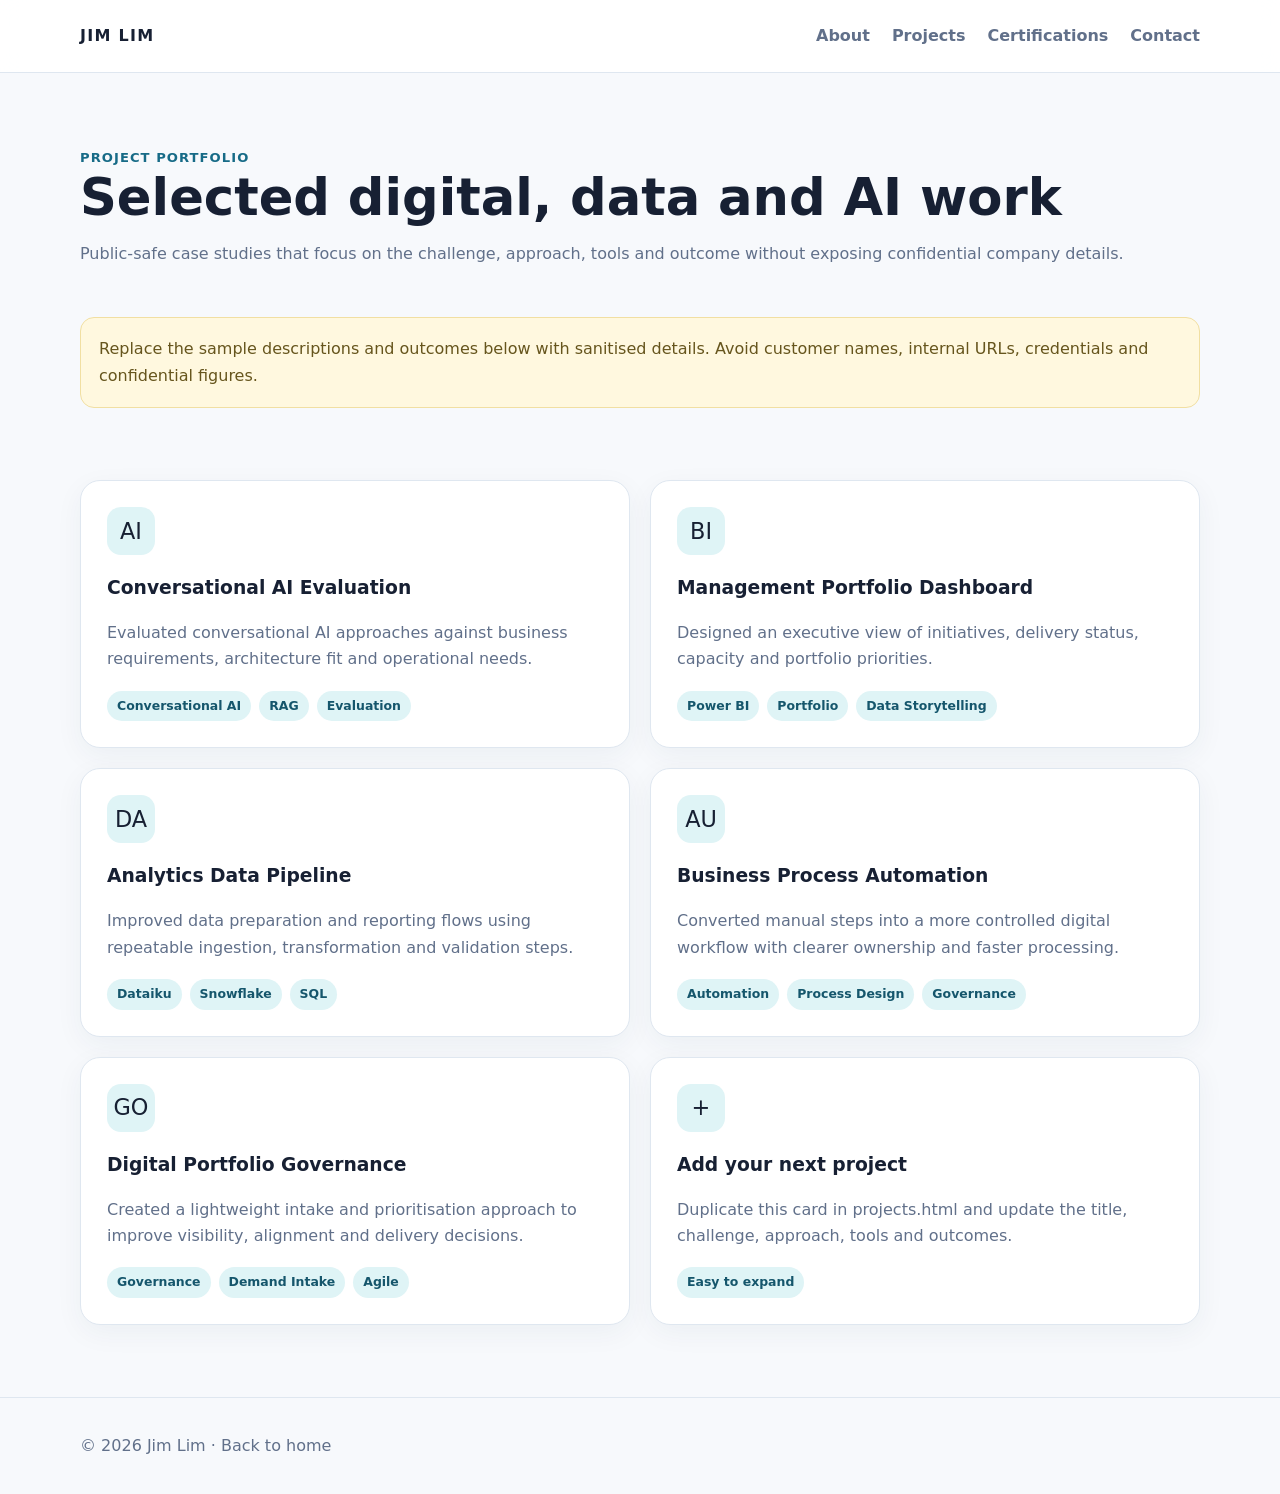
<file: projects.html>
<!doctype html><html lang="en"><head><meta charset="utf-8"><meta name="viewport" content="width=device-width,initial-scale=1"><meta name="description" content="Selected projects by Jim Lim."><title>Projects | Jim Lim</title><link rel="stylesheet" href="style.css"></head><body>
<nav class="nav"><div class="wrap nav-inner"><a class="brand" href="index.html">JIM LIM</a><div class="links"><a href="index.html#about">About</a><a href="projects.html">Projects</a><a href="index.html#certifications">Certifications</a><a href="index.html#contact">Contact</a></div></div></nav>
<main class="wrap"><header class="page-head"><div class="kicker">PROJECT PORTFOLIO</div><h1>Selected digital, data and AI work</h1><p>Public-safe case studies that focus on the challenge, approach, tools and outcome without exposing confidential company details.</p></header><div class="notice">Replace the sample descriptions and outcomes below with sanitised details. Avoid customer names, internal URLs, credentials and confidential figures.</div>
<section><div class="grid">
<article class="card project-card"><div class="project-icon">AI</div><h3>Conversational AI Evaluation</h3><p class="muted">Evaluated conversational AI approaches against business requirements, architecture fit and operational needs.</p><div class="tags"><span class="tag">Conversational AI</span><span class="tag">RAG</span><span class="tag">Evaluation</span></div></article>
<article class="card project-card"><div class="project-icon">BI</div><h3>Management Portfolio Dashboard</h3><p class="muted">Designed an executive view of initiatives, delivery status, capacity and portfolio priorities.</p><div class="tags"><span class="tag">Power BI</span><span class="tag">Portfolio</span><span class="tag">Data Storytelling</span></div></article>
<article class="card project-card"><div class="project-icon">DA</div><h3>Analytics Data Pipeline</h3><p class="muted">Improved data preparation and reporting flows using repeatable ingestion, transformation and validation steps.</p><div class="tags"><span class="tag">Dataiku</span><span class="tag">Snowflake</span><span class="tag">SQL</span></div></article>
<article class="card project-card"><div class="project-icon">AU</div><h3>Business Process Automation</h3><p class="muted">Converted manual steps into a more controlled digital workflow with clearer ownership and faster processing.</p><div class="tags"><span class="tag">Automation</span><span class="tag">Process Design</span><span class="tag">Governance</span></div></article>
<article class="card project-card"><div class="project-icon">GO</div><h3>Digital Portfolio Governance</h3><p class="muted">Created a lightweight intake and prioritisation approach to improve visibility, alignment and delivery decisions.</p><div class="tags"><span class="tag">Governance</span><span class="tag">Demand Intake</span><span class="tag">Agile</span></div></article>
<article class="card project-card"><div class="project-icon">+</div><h3>Add your next project</h3><p class="muted">Duplicate this card in projects.html and update the title, challenge, approach, tools and outcomes.</p><div class="tags"><span class="tag">Easy to expand</span></div></article>
</div></section></main><footer class="footer"><div class="wrap">© 2026 Jim Lim · <a href="index.html">Back to home</a></div></footer></body></html>
</file>
<file: style.css>
:root{--bg:#f7f9fc;--surface:#ffffff;--text:#172033;--muted:#61708a;--primary:#176b87;--primary2:#dff4f6;--line:#dfe7f0;--shadow:0 16px 45px rgba(29,54,84,.10)}
*{box-sizing:border-box}html{scroll-behavior:smooth}body{margin:0;font:16px/1.65 Inter,ui-sans-serif,system-ui,-apple-system,"Segoe UI",sans-serif;background:var(--bg);color:var(--text)}a{color:inherit;text-decoration:none}.wrap{width:min(1120px,calc(100% - 40px));margin:auto}.nav{position:sticky;top:0;z-index:20;background:rgba(255,255,255,.9);backdrop-filter:blur(12px);border-bottom:1px solid var(--line)}.nav-inner{height:72px;display:flex;align-items:center;justify-content:space-between}.brand{font-weight:900;letter-spacing:.08em}.links{display:flex;gap:22px;color:var(--muted);font-weight:650}.links a:hover{color:var(--primary)}.hero{display:grid;grid-template-columns:1.45fr .75fr;gap:58px;align-items:center;padding:92px 0 82px}.kicker{color:var(--primary);font-weight:850;letter-spacing:.08em;font-size:.82rem}.hero h1{font-size:clamp(2.8rem,6.2vw,5.2rem);line-height:1.02;letter-spacing:-.045em;margin:14px 0 22px}.lead{font-size:1.18rem;color:var(--muted);max-width:720px}.portrait-wrap{position:relative}.portrait{width:100%;aspect-ratio:4/5;object-fit:cover;border-radius:28px;box-shadow:var(--shadow);border:8px solid white}.dot{position:absolute;width:120px;height:120px;border-radius:30px;background:var(--primary2);right:-22px;top:-22px;z-index:-1}.btns{display:flex;gap:12px;flex-wrap:wrap;margin-top:30px}.btn{display:inline-flex;align-items:center;padding:12px 18px;border-radius:12px;background:var(--primary);color:white;font-weight:800;border:1px solid var(--primary)}.btn.alt{background:white;color:var(--text);border-color:var(--line)}section{padding:72px 0}.section-head{display:flex;justify-content:space-between;gap:20px;align-items:end;margin-bottom:28px}.section-head h2,.page-head h1{font-size:clamp(2rem,4vw,3.2rem);line-height:1.1;margin:0}.section-head p,.page-head p,.muted{color:var(--muted)}.grid{display:grid;grid-template-columns:repeat(2,1fr);gap:20px}.card{background:var(--surface);border:1px solid var(--line);border-radius:20px;padding:26px;box-shadow:0 8px 28px rgba(29,54,84,.05)}.card h3{margin:0 0 8px}.tags{display:flex;flex-wrap:wrap;gap:8px;margin-top:18px}.tag{background:var(--primary2);color:#15566c;border-radius:999px;padding:5px 10px;font-size:.78rem;font-weight:750}.cert{display:grid;grid-template-columns:1fr 1.1fr;gap:24px;align-items:center}.cert img{width:100%;border-radius:14px;border:1px solid var(--line)}.page-head{padding:74px 0 34px}.project-card{transition:.2s transform,.2s box-shadow}.project-card:hover{transform:translateY(-4px);box-shadow:var(--shadow)}.project-icon{width:48px;height:48px;display:grid;place-items:center;border-radius:14px;background:var(--primary2);font-size:1.4rem;margin-bottom:18px}.notice{padding:18px;border-radius:14px;background:#fff8df;border:1px solid #f1dfa2;color:#66551d}.footer{border-top:1px solid var(--line);padding:35px 0;color:var(--muted)}
@media(max-width:760px){.links{gap:12px;font-size:.9rem}.hero{grid-template-columns:1fr;padding-top:56px}.portrait-wrap{max-width:360px;order:-1}.grid,.cert{grid-template-columns:1fr}.section-head{align-items:start;flex-direction:column}.hero h1{font-size:3rem}}
</file>
